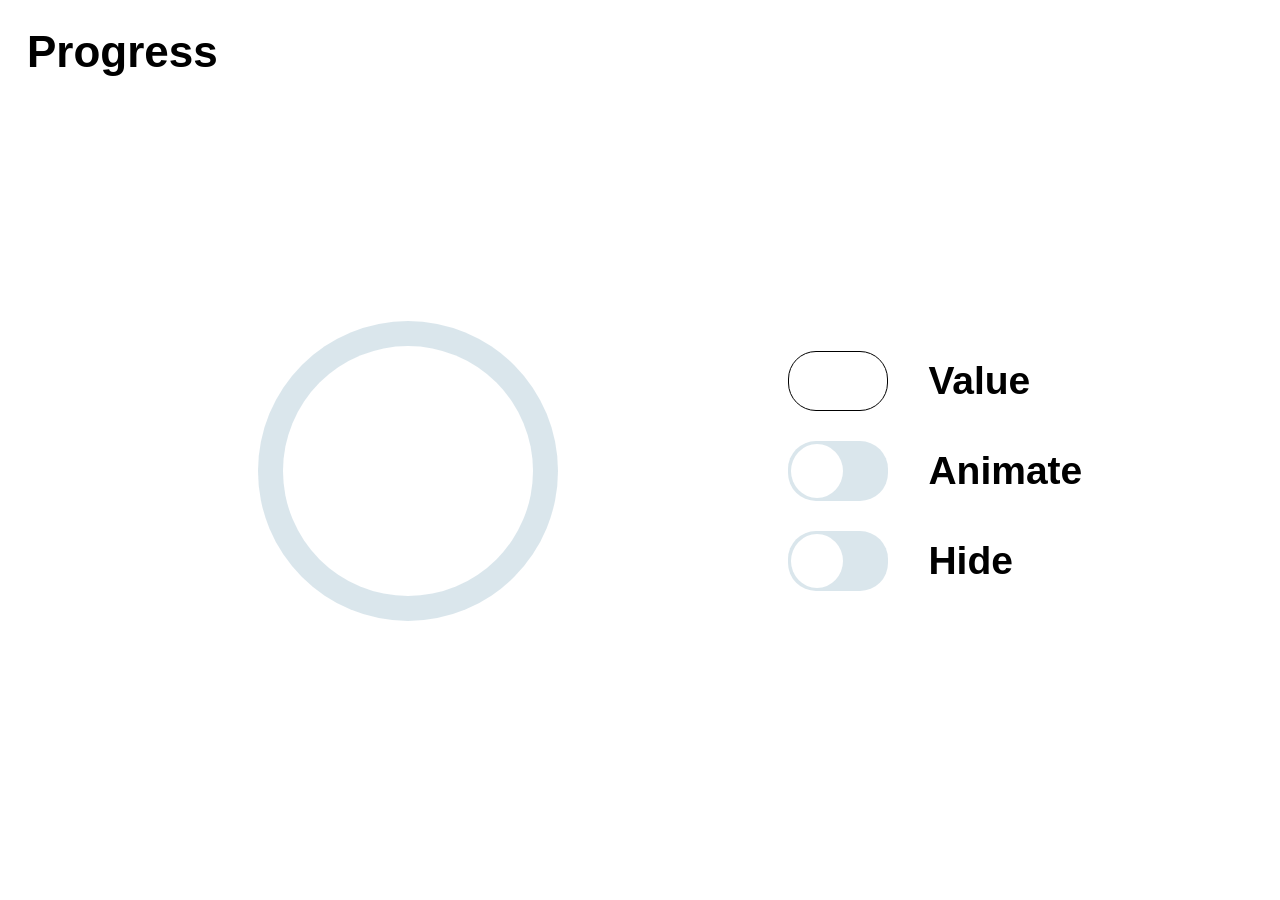
<file: index.html>
<!DOCTYPE html>
<html lang="en">
<head>
    <meta charset="UTF-8">
    <title>Progress</title>
    <link rel="stylesheet" href="css/Reset.css">
    <link rel="stylesheet" href="css/styles.css">

</head>
<body>

<div class="progress">
    <p class="progress__text">Progress</p>
    <div class="progress__wrapper">
        <div class="loadingContainer">
            <div id="Circle" class="loadingContainer__circle"></div>
        </div>

        <div class="progress__buttons">
            <label>
                <input id="InputValue" class="progress-value" type="number" inputmode="numeric"/> <span>Value</span>
            </label>

            <label class="switch">
                <input id="InputAnimate" type="checkbox"><i></i> <span>Animate</span>
            </label>

            <label class="switch">
                <input id="InputHide" type="checkbox"><i></i> <span>Hide</span>
            </label>
        </div>
    </div>
</div>

<script src="js/Progress.js"></script>

</body>
</html>
</file>
<file: css/styles.css>
.progress {
  margin: 3vh;
  height: 94vh;
  font-size: 44px;
  font-family: "Arial", sans-serif;
}
.progress__text {
  font-weight: bold;
  height: 5%;
}
.progress__wrapper {
  display: flex;
  flex-direction: column;
  align-items: center;
  justify-content: space-evenly;
  height: 95%;
}
.progress__buttons {
  display: flex;
  flex-direction: column;
  gap: 30px;
}
.progress__buttons label {
  display: flex;
  gap: 40px;
  position: relative;
  align-items: center;
  font-size: 39px;
  font-weight: 600;
}

input[type=number]::-webkit-inner-spin-button {
  display: none;
  -moz-appearance: textfield;
}

.hidden {
  visibility: hidden;
}

.loadingContainer {
  display: flex;
  width: 420px;
  padding: 50px 0;
  border-radius: 8px;
  flex-direction: column;
  align-items: center;
}
.loadingContainer__circle {
  position: relative;
  height: 300px;
  width: 300px;
  border-radius: 50%;
  background: conic-gradient(#005cff 0deg, #dae6ec 0deg);
  display: flex;
  align-items: center;
  justify-content: center;
}
.loadingContainer__circle::before {
  content: "";
  position: absolute;
  height: 250px;
  width: 250px;
  background-color: #fff;
  border-radius: 50%;
}

.progress-value {
  border: 1px solid black;
  text-align: center;
  width: 100px;
  height: 60px;
  border-radius: 28px;
}

@keyframes loadingCircleSpin1 {
  0% {
    transform: rotateZ(0);
  }
  100% {
    transform: rotateZ(360deg);
  }
}
.Animated {
  animation: 1s ease-out infinite loadingCircleSpin1;
}

.switch {
  -ms-user-select: none;
  -moz-user-select: none;
  -webkit-user-select: none;
  cursor: pointer;
}
.switch input {
  display: none;
}
.switch input:checked ~ i {
  background: #005cff;
}
.switch input:checked ~ i:after {
  top: 5%;
  bottom: 5%;
  left: 45%;
}
.switch i {
  position: relative;
  top: 0;
  left: 0;
  width: 100px;
  height: 60px;
  border-radius: 28px;
  background: #dae6ec;
  transition: all 0.2s ease-in-out;
}
.switch i:after {
  content: "";
  position: absolute;
  left: 3%;
  bottom: 5%;
  top: 5%;
  width: 52%;
  background-color: #fff;
  border-radius: 100%;
  transition: all 0.2s ease-in-out;
}

@media (orientation: landscape) {
  .progress__wrapper {
    flex-direction: row;
    justify-content: space-evenly;
  }
}

/*# sourceMappingURL=styles.css.map */
</file>
